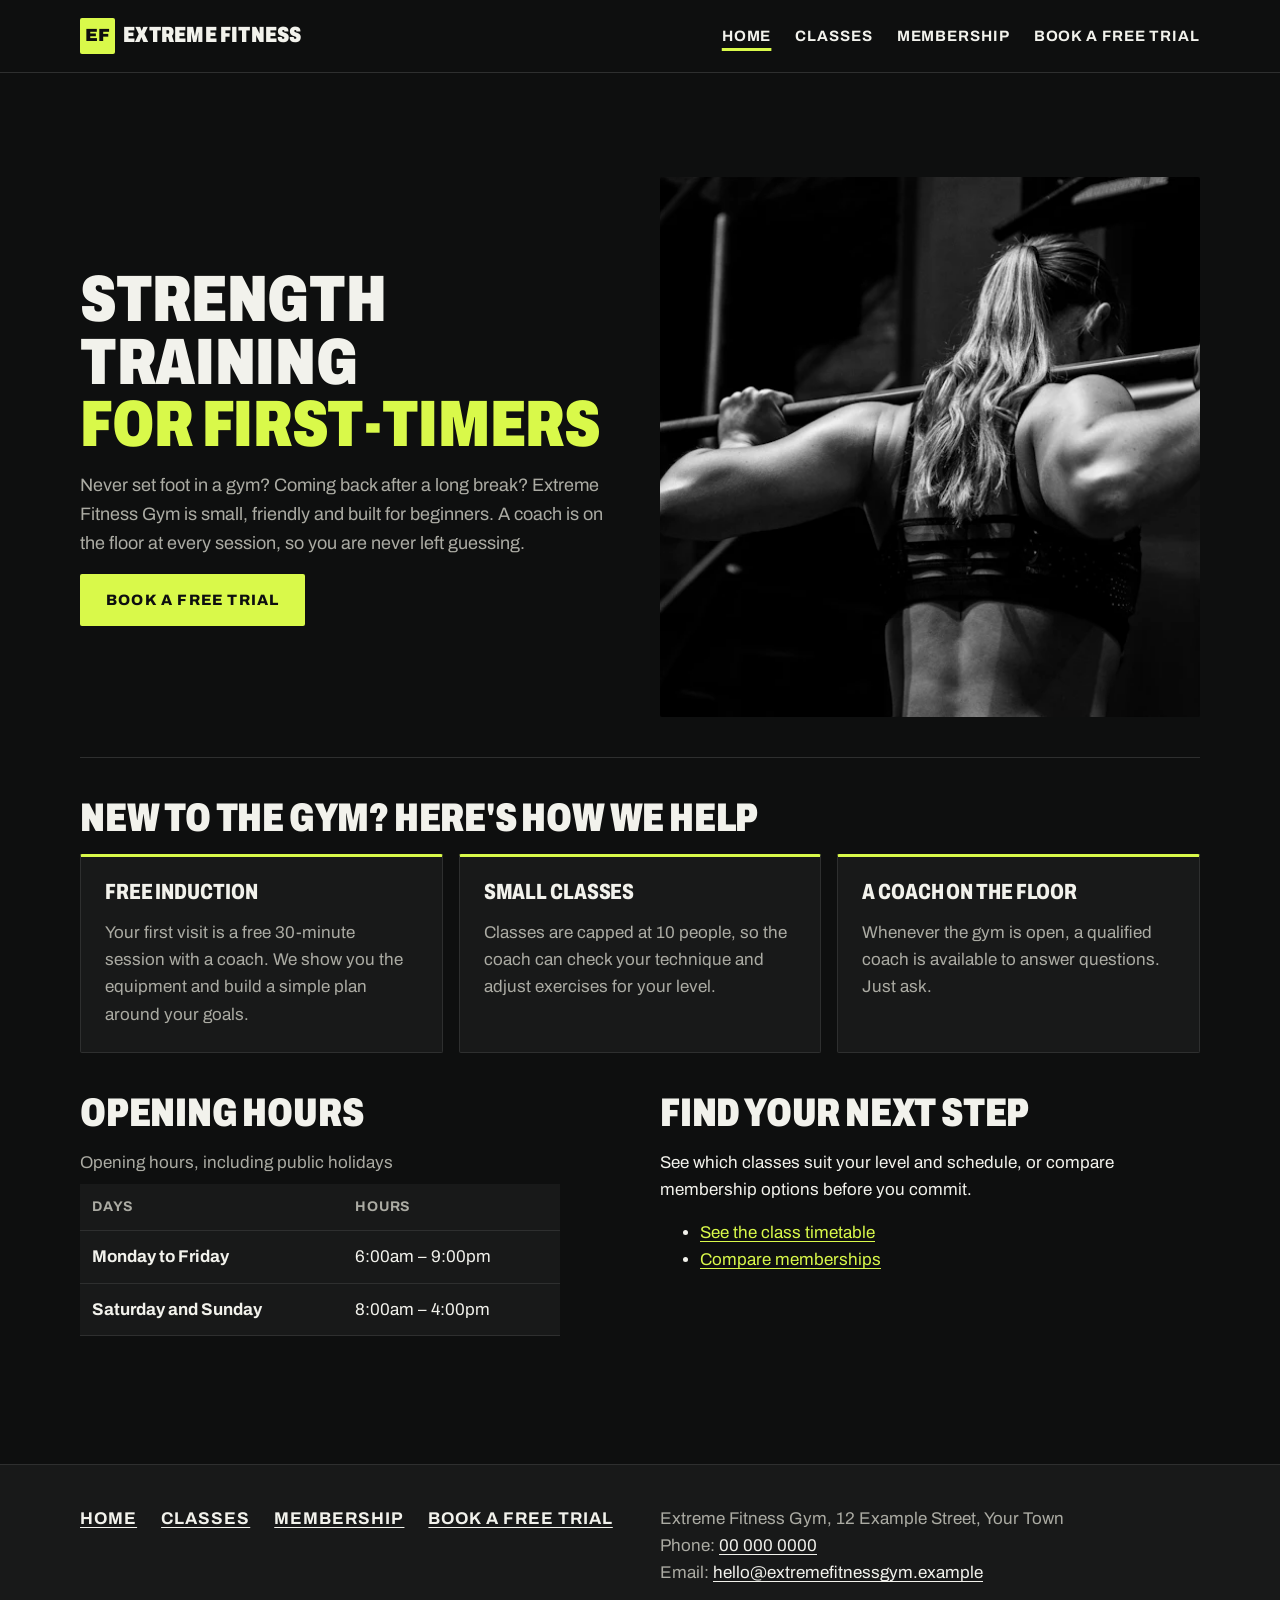
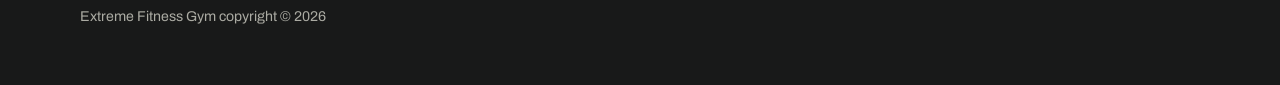
<file: index.html>
<!DOCTYPE html>
<html lang="en">

<head>
    <meta charset="UTF-8">
    <meta name="viewport" content="width=device-width, initial-scale=1.0">
    <title>Home | Extreme Fitness Gym</title>
    <meta name="description"
        content="Extreme Fitness Gym is a small, beginner-friendly gym with a coach on the floor at every session. Book a free 30-minute trial.">
    <link rel="stylesheet" href="css/styles.css">
    <link rel="icon" href="assets/images/favicon.svg" type="image/svg+xml">
    <script src="js/script.js" defer></script>

    <link rel="preconnect" href="https://fonts.googleapis.com">
    <link rel="preconnect" href="https://fonts.gstatic.com" crossorigin>
    <link href="https://fonts.googleapis.com/css2?family=Archivo:wdth,wght@62..125,400..900&display=optional"
        rel="stylesheet">
</head>

<body>
    <a class="skip-link" href="#main">Skip to main content</a>

    <header class="site-header">
        <a class="logo" href="index.html">
            <span class="logo-mark" aria-hidden="true">EF</span>Extreme Fitness
        </a>
        <button class="menu-toggle" type="button" aria-expanded="false" aria-controls="main-nav" hidden>Menu</button>
        <nav class="main-nav" id="main-nav" aria-label="Main">
            <ul>
                <li><a href="index.html" aria-current="page">Home</a></li>
                <li><a href="classes.html">Classes</a></li>
                <li><a href="membership.html">Membership</a></li>
                <li><a href="join.html">Book a free trial</a></li>
            </ul>

        </nav>
    </header>
    <main id="main">
        <section class="hero" aria-labelledby="hero-heading">
            <div class="hero-text">
                <h1 id="hero-heading">Strength training
                    <span class="accent">for <span class="nowrap">first-timers</span>
                    </span>
                </h1>
                <p>Never set foot in a gym? Coming back after a long break? Extreme Fitness Gym is small, friendly and
                    built for beginners. A coach is on the floor at every session, so you are never left guessing.
                </p>
                <a class="button" href="join.html">Book a free trial</a>
            </div>
            <img class="hero-image" src="assets/images/hero-barbell-squat-800.webp" srcset="assets/images/hero-barbell-squat-800.webp 800w,
                   assets/images/hero-barbell-squat-1600.webp 1600w"
                sizes="(min-width: 72em) 540px, (min-width: 56em) 50vw, 100vw" width="800" height="534"
                fetchpriority="high"
                alt="A woman seen from behind holding a loaded barbell across her shoulders, ready to squat.">
        </section>



        <section aria-labelledby="help-heading">
            <h2 id="help-heading">New to the gym? Here's how we help</h2>
            <ul class="card-list">
                <li class="card">
                    <h3>Free induction</h3>
                    <p>Your first visit is a free 30-minute session with a coach. We show you the equipment and
                        build a simple plan around your goals.</p>
                </li>
                <li class="card">
                    <h3>Small classes</h3>
                    <p>Classes are capped at 10 people, so the coach can check your technique and adjust exercises
                        for your level.</p>
                </li>
                <li class="card">
                    <h3>A coach on the floor</h3>
                    <p>Whenever the gym is open, a qualified coach is available to answer questions. Just ask.</p>
                </li>
            </ul>
        </section>


        <div class="split">
            <section aria-labelledby="hours-heading">
                <h2 id="hours-heading">Opening hours</h2>
                <table class="hours">
                    <caption>Opening hours, including public holidays</caption>
                    <thead>
                        <tr>
                            <th scope="col">Days</th>
                            <th scope="col">Hours</th>
                        </tr>
                    </thead>
                    <tbody>
                        <tr>
                            <th scope="row">Monday to Friday</th>
                            <td>6:00am – 9:00pm</td>
                        </tr>
                        <tr>
                            <th scope="row">Saturday and Sunday</th>
                            <td>8:00am – 4:00pm</td>
                        </tr>
                    </tbody>
                </table>
            </section>
            <section aria-labelledby="next-heading">
                <h2 id="next-heading">Find your next step</h2>
                <p>See which classes suit your level and schedule, or compare membership options before you commit.
                </p>
                <ul class="link-list">
                    <li>
                        <a href="classes.html">See the class timetable</a>
                    </li>
                    <li>
                        <a href="membership.html">Compare memberships</a>
                    </li>
                </ul>
            </section>
        </div>
    </main>

   <footer class="site-footer">
    <nav aria-label="Footer">
      <ul>
        <li><a href="index.html">Home</a></li>
        <li><a href="classes.html">Classes</a></li>
        <li><a href="membership.html">Membership</a></li>
        <li><a href="join.html">Book a free trial</a></li>
      </ul>
    </nav>
    <address>
      Extreme Fitness Gym, 12 Example Street, Your Town<br>
      Phone: <a href="tel:+6400000000">00 000 0000</a><br>
      Email: <a href="mailto:hello@extremefitnessgym.example">hello@extremefitnessgym.example</a>
    </address>
    <p><small>Extreme Fitness Gym copyright © 2026 </small></p>
  </footer>
</body>

</html>
</file>
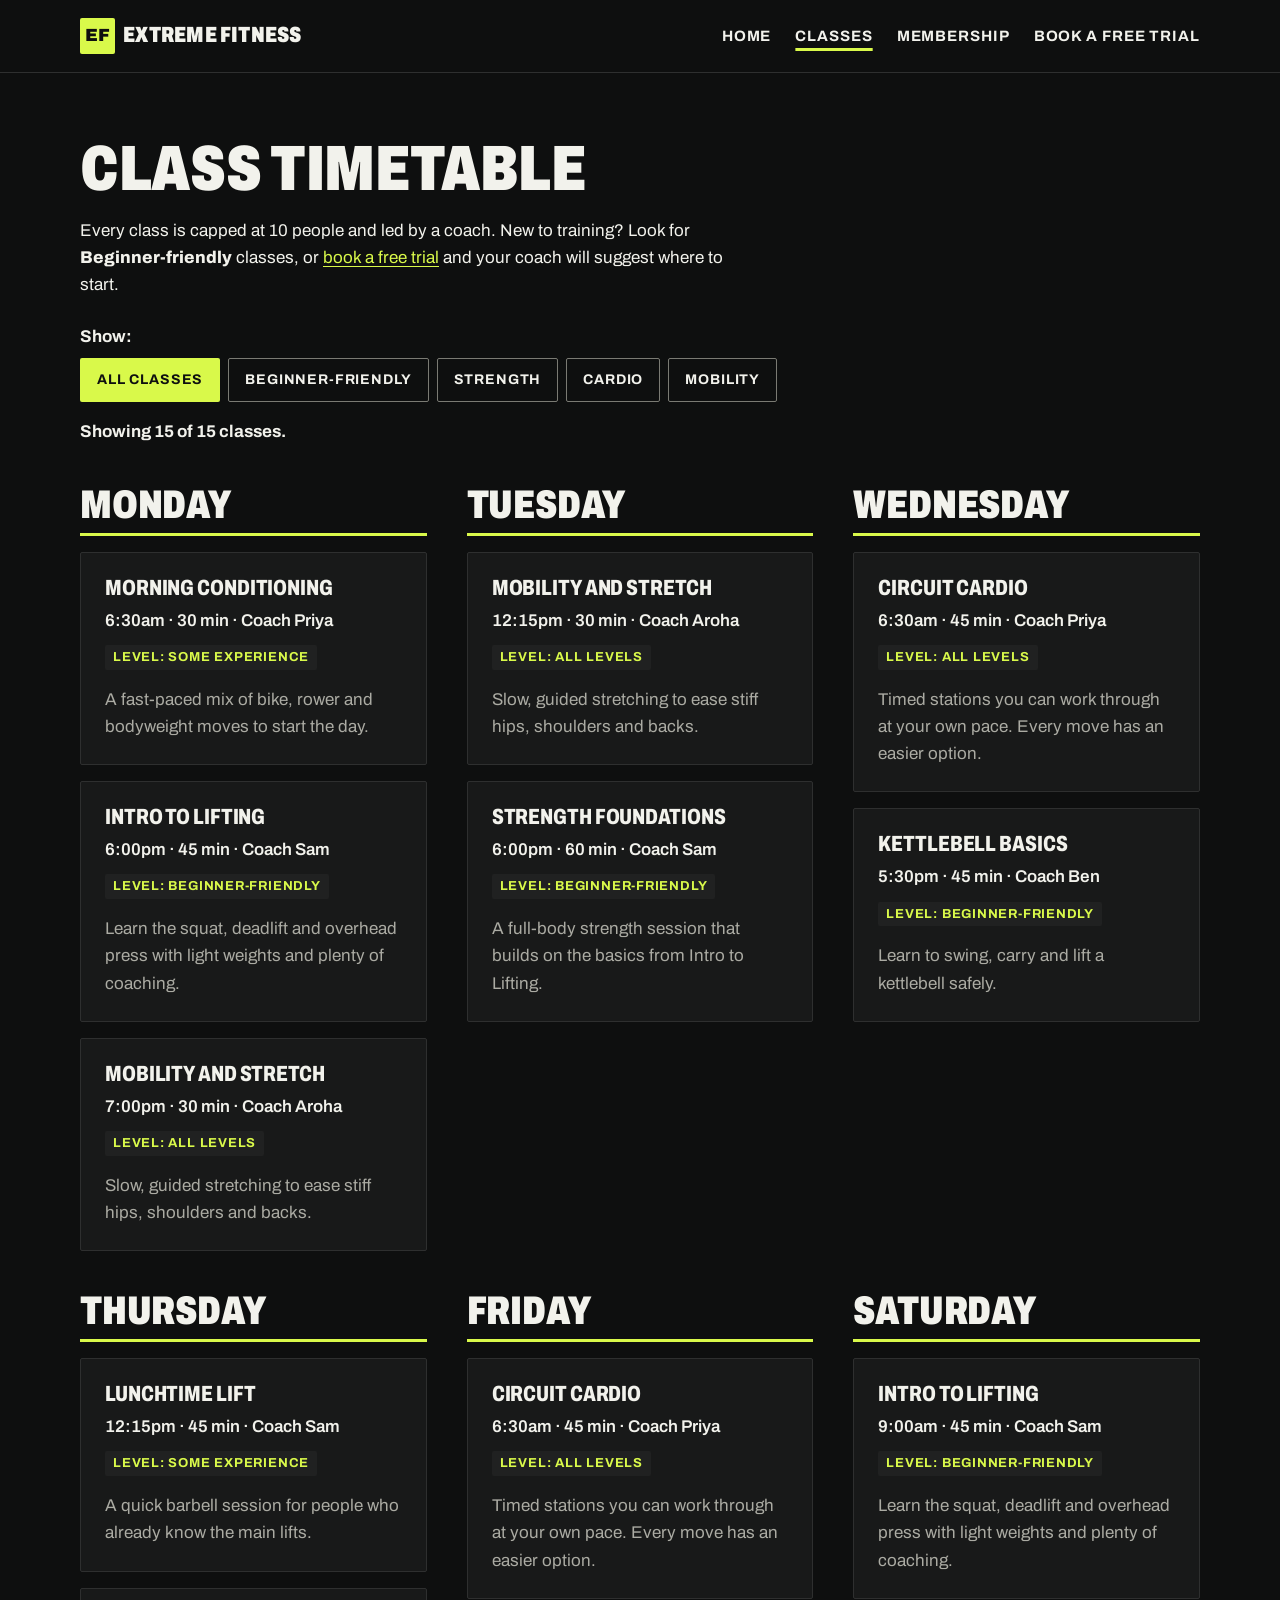
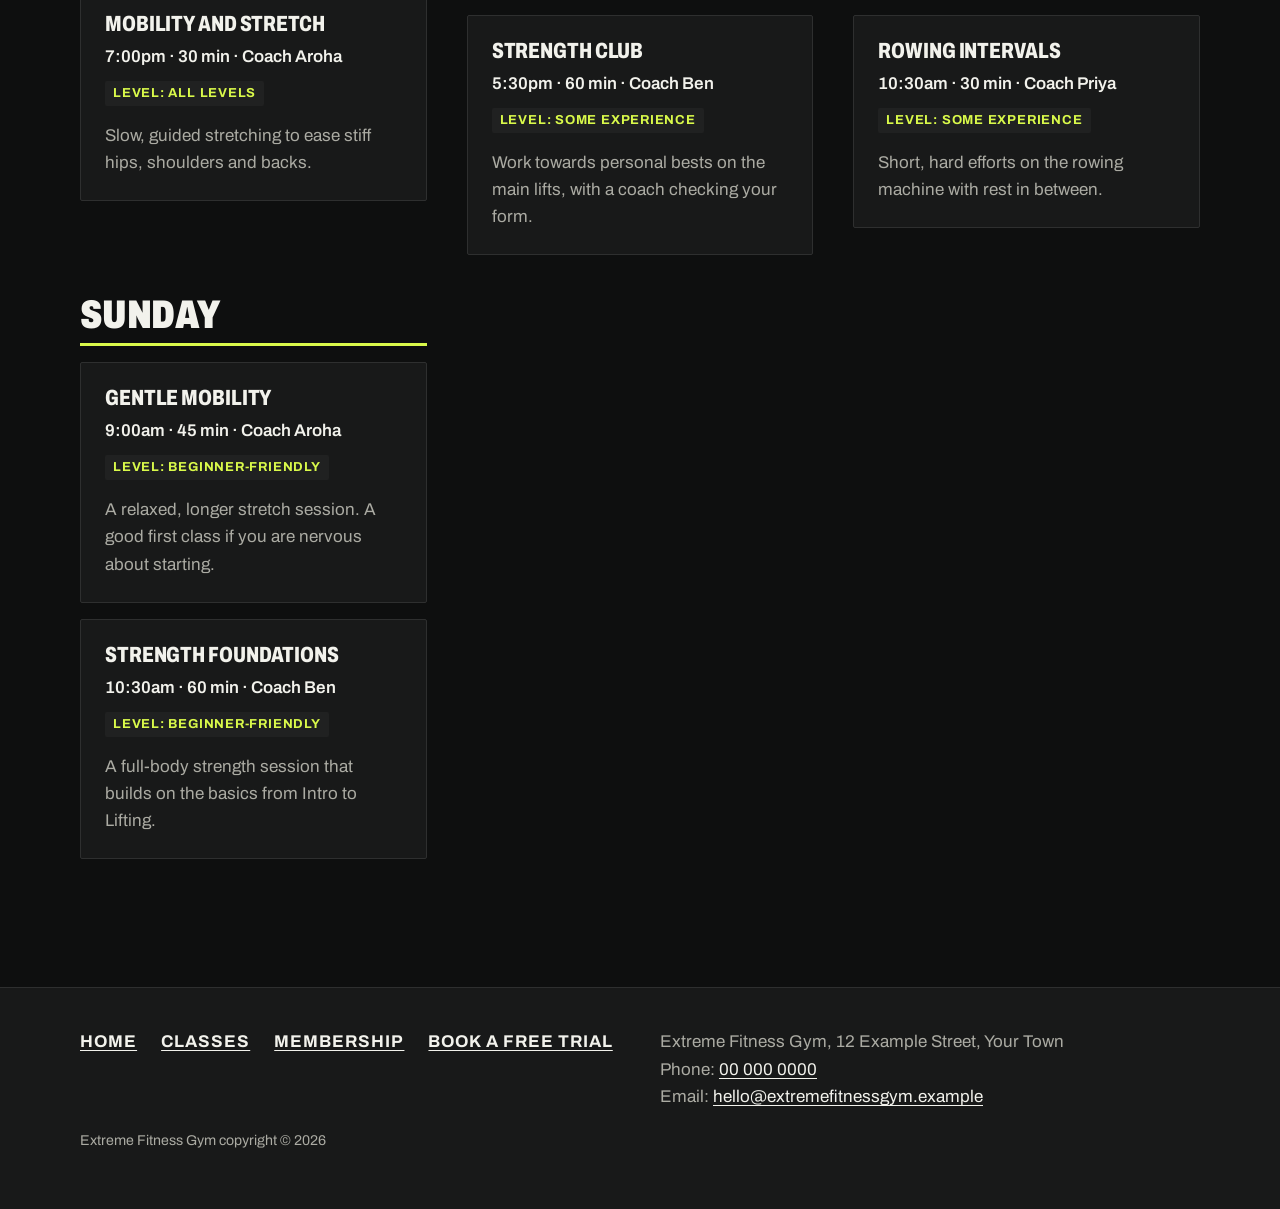
<file: classes.html>
<!DOCTYPE html>
<html lang="en">

<head>
    <meta charset="UTF-8">
    <meta name="viewport" content="width=device-width, initial-scale=1.0">
    <title>Class timetable | Extreme Fitness Gym</title>
    <meta name="description"
        content="Weekly class timetable at Extreme Fitness Gym. Filter by beginner-friendly, strength, cardio and mobility classes.">
    <link rel="icon" href="assets/images/favicon.svg" type="image/svg+xml">
    <link rel="preconnect" href="https://fonts.googleapis.com">
    <link rel="preconnect" href="https://fonts.gstatic.com" crossorigin>
    <link href="https://fonts.googleapis.com/css2?family=Archivo:wdth,wght@62..125,400..900&display=optional"
        rel="stylesheet">
    <link rel="stylesheet" href="css/styles.css">
    <script src="js/script.js" defer></script>
</head>

<body>
    <a class="skip-link" href="#main">Skip to main content</a>

    <header class="site-header">
        <a class="logo" href="index.html">
            <span class="logo-mark" aria-hidden="true">EF</span>Extreme Fitness
        </a>
        <button class="menu-toggle" type="button" aria-expanded="false" aria-controls="main-nav" hidden>Menu</button>
        <nav class="main-nav" id="main-nav" aria-label="Main">
            <ul>
                <li><a href="index.html">Home</a></li>
                <li><a href="classes.html" aria-current="page">Classes</a></li>
                <li><a href="membership.html">Membership</a></li>
                <li><a href="join.html">Book a free trial</a></li>
            </ul>
        </nav>
    </header>

    <main id="main">
    <h1>Class timetable</h1>
    <p>Every class is capped at 10 people and led by a coach. New to training? Look for <strong>Beginner-friendly</strong> classes, or <a href="join.html">book a free trial</a> and your coach will suggest where to start.</p>

    
    <div class="filter" id="class-filter" hidden>
      <p id="filter-label">Show:</p>
      <div class="filter-buttons" role="group" aria-labelledby="filter-label">
        <button type="button" data-filter="all" aria-pressed="true">All classes</button>
        <button type="button" data-filter="beginner" aria-pressed="false">Beginner-friendly</button>
        <button type="button" data-filter="strength" aria-pressed="false">Strength</button>
        <button type="button" data-filter="cardio" aria-pressed="false">Cardio</button>
        <button type="button" data-filter="mobility" aria-pressed="false">Mobility</button>
      </div>
      <p id="filter-status" aria-live="polite" aria-atomic="true"></p>
    </div>

    <div class="timetable">
      <section class="day" aria-labelledby="monday">
        <h2 id="monday">Monday</h2>
        <ul class="class-list">
          <li class="class-card" data-tags="cardio">
            <h3>Morning Conditioning</h3>
            <p class="class-meta"><time datetime="06:30">6:30am</time> · <time datetime="PT30M">30 min</time> · Coach Priya</p>
            <p class="class-level">Level: Some experience</p>
            <p>A fast-paced mix of bike, rower and bodyweight moves to start the day.</p>
          </li>
          <li class="class-card" data-tags="strength beginner">
            <h3>Intro to Lifting</h3>
            <p class="class-meta"><time datetime="18:00">6:00pm</time> · <time datetime="PT45M">45 min</time> · Coach Sam</p>
            <p class="class-level">Level: Beginner-friendly</p>
            <p>Learn the squat, deadlift and overhead press with light weights and plenty of coaching.</p>
          </li>
          <li class="class-card" data-tags="mobility beginner">
            <h3>Mobility and Stretch</h3>
            <p class="class-meta"><time datetime="19:00">7:00pm</time> · <time datetime="PT30M">30 min</time> · Coach Aroha</p>
            <p class="class-level">Level: All levels</p>
            <p>Slow, guided stretching to ease stiff hips, shoulders and backs.</p>
          </li>
        </ul>
      </section>

      <section class="day" aria-labelledby="tuesday">
        <h2 id="tuesday">Tuesday</h2>
        <ul class="class-list">
          <li class="class-card" data-tags="mobility beginner">
            <h3>Mobility and Stretch</h3>
            <p class="class-meta"><time datetime="12:15">12:15pm</time> · <time datetime="PT30M">30 min</time> · Coach Aroha</p>
            <p class="class-level">Level: All levels</p>
            <p>Slow, guided stretching to ease stiff hips, shoulders and backs.</p>
          </li>
          <li class="class-card" data-tags="strength beginner">
            <h3>Strength Foundations</h3>
            <p class="class-meta"><time datetime="18:00">6:00pm</time> · <time datetime="PT60M">60 min</time> · Coach Sam</p>
            <p class="class-level">Level: Beginner-friendly</p>
            <p>A full-body strength session that builds on the basics from Intro to Lifting.</p>
          </li>
        </ul>
      </section>

      <section class="day" aria-labelledby="wednesday">
        <h2 id="wednesday">Wednesday</h2>
        <ul class="class-list">
          <li class="class-card" data-tags="cardio beginner">
            <h3>Circuit Cardio</h3>
            <p class="class-meta"><time datetime="06:30">6:30am</time> · <time datetime="PT45M">45 min</time> · Coach Priya</p>
            <p class="class-level">Level: All levels</p>
            <p>Timed stations you can work through at your own pace. Every move has an easier option.</p>
          </li>
          <li class="class-card" data-tags="strength beginner">
            <h3>Kettlebell Basics</h3>
            <p class="class-meta"><time datetime="17:30">5:30pm</time> · <time datetime="PT45M">45 min</time> · Coach Ben</p>
            <p class="class-level">Level: Beginner-friendly</p>
            <p>Learn to swing, carry and lift a kettlebell safely.</p>
          </li>
        </ul>
      </section>

      <section class="day" aria-labelledby="thursday">
        <h2 id="thursday">Thursday</h2>
        <ul class="class-list">
          <li class="class-card" data-tags="strength">
            <h3>Lunchtime Lift</h3>
            <p class="class-meta"><time datetime="12:15">12:15pm</time> · <time datetime="PT45M">45 min</time> · Coach Sam</p>
            <p class="class-level">Level: Some experience</p>
            <p>A quick barbell session for people who already know the main lifts.</p>
          </li>
          <li class="class-card" data-tags="mobility beginner">
            <h3>Mobility and Stretch</h3>
            <p class="class-meta"><time datetime="19:00">7:00pm</time> · <time datetime="PT30M">30 min</time> · Coach Aroha</p>
            <p class="class-level">Level: All levels</p>
            <p>Slow, guided stretching to ease stiff hips, shoulders and backs.</p>
          </li>
        </ul>
      </section>

      <section class="day" aria-labelledby="friday">
        <h2 id="friday">Friday</h2>
        <ul class="class-list">
          <li class="class-card" data-tags="cardio beginner">
            <h3>Circuit Cardio</h3>
            <p class="class-meta"><time datetime="06:30">6:30am</time> · <time datetime="PT45M">45 min</time> · Coach Priya</p>
            <p class="class-level">Level: All levels</p>
            <p>Timed stations you can work through at your own pace. Every move has an easier option.</p>
          </li>
          <li class="class-card" data-tags="strength">
            <h3>Strength Club</h3>
            <p class="class-meta"><time datetime="17:30">5:30pm</time> · <time datetime="PT60M">60 min</time> · Coach Ben</p>
            <p class="class-level">Level: Some experience</p>
            <p>Work towards personal bests on the main lifts, with a coach checking your form.</p>
          </li>
        </ul>
      </section>

      <section class="day" aria-labelledby="saturday">
        <h2 id="saturday">Saturday</h2>
        <ul class="class-list">
          <li class="class-card" data-tags="strength beginner">
            <h3>Intro to Lifting</h3>
            <p class="class-meta"><time datetime="09:00">9:00am</time> · <time datetime="PT45M">45 min</time> · Coach Sam</p>
            <p class="class-level">Level: Beginner-friendly</p>
            <p>Learn the squat, deadlift and overhead press with light weights and plenty of coaching.</p>
          </li>
          <li class="class-card" data-tags="cardio">
            <h3>Rowing Intervals</h3>
            <p class="class-meta"><time datetime="10:30">10:30am</time> · <time datetime="PT30M">30 min</time> · Coach Priya</p>
            <p class="class-level">Level: Some experience</p>
            <p>Short, hard efforts on the rowing machine with rest in between.</p>
          </li>
        </ul>
      </section>

      <section class="day" aria-labelledby="sunday">
        <h2 id="sunday">Sunday</h2>
        <ul class="class-list">
          <li class="class-card" data-tags="mobility beginner">
            <h3>Gentle Mobility</h3>
            <p class="class-meta"><time datetime="09:00">9:00am</time> · <time datetime="PT45M">45 min</time> · Coach Aroha</p>
            <p class="class-level">Level: Beginner-friendly</p>
            <p>A relaxed, longer stretch session. A good first class if you are nervous about starting.</p>
          </li>
          <li class="class-card" data-tags="strength beginner">
            <h3>Strength Foundations</h3>
            <p class="class-meta"><time datetime="10:30">10:30am</time> · <time datetime="PT60M">60 min</time> · Coach Ben</p>
            <p class="class-level">Level: Beginner-friendly</p>
            <p>A full-body strength session that builds on the basics from Intro to Lifting.</p>
          </li>
        </ul>
      </section>
    </div>
  </main>


  <footer class="site-footer">
    <nav aria-label="Footer">
      <ul>
        <li><a href="index.html">Home</a></li>
        <li><a href="classes.html">Classes</a></li>
        <li><a href="membership.html">Membership</a></li>
        <li><a href="join.html">Book a free trial</a></li>
      </ul>
    </nav>
    <address>
      Extreme Fitness Gym, 12 Example Street, Your Town<br>
      Phone: <a href="tel:+6400000000">00 000 0000</a><br>
      Email: <a href="mailto:hello@extremefitnessgym.example">hello@extremefitnessgym.example</a>
    </address>
    <p><small>Extreme Fitness Gym copyright © 2026 </small></p>
  </footer>
</body>

</html>
</file>
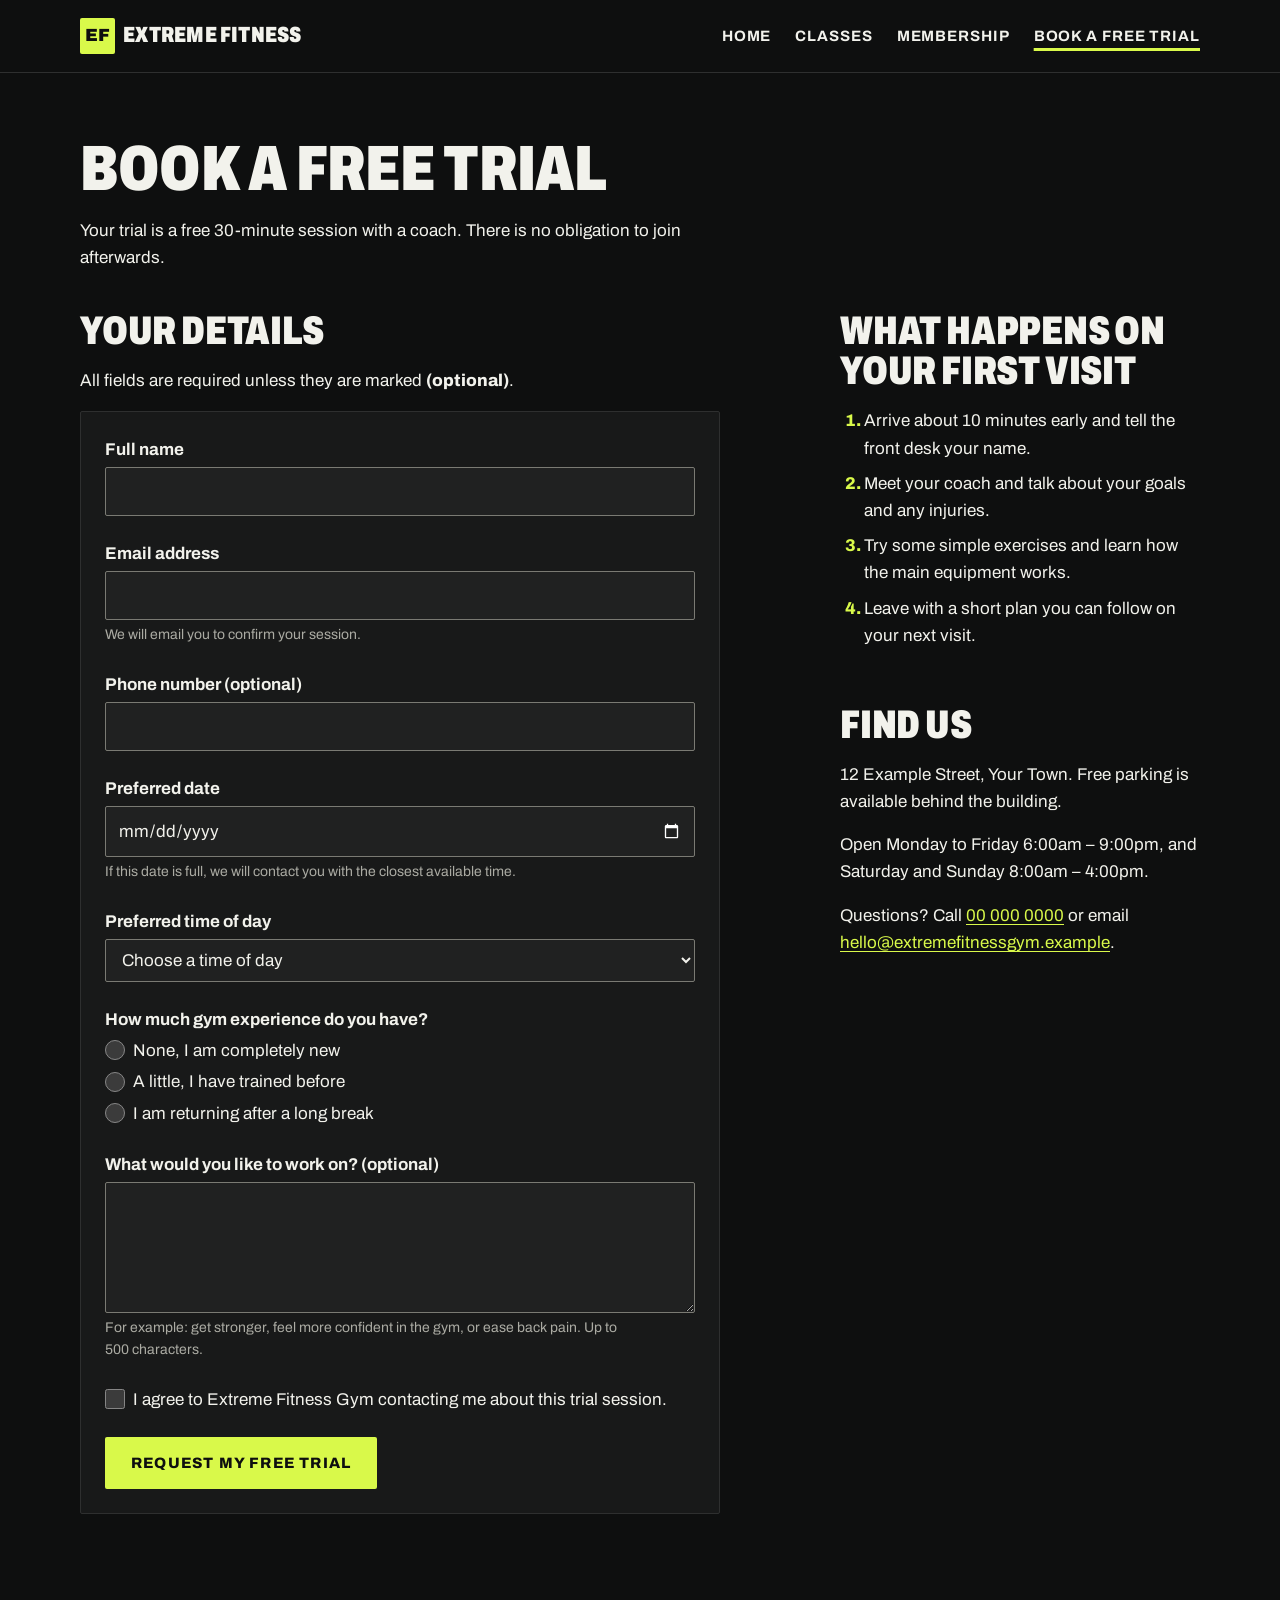
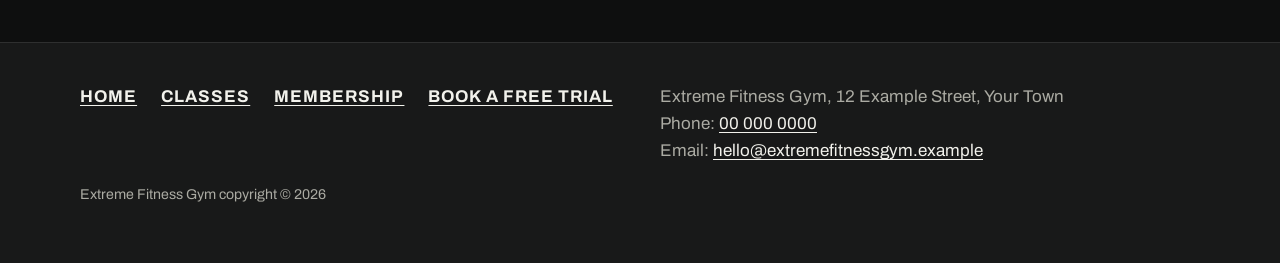
<file: join.html>
<!DOCTYPE html>
<html lang="en">

<head>
    <meta charset="UTF-8">
    <meta name="viewport" content="width=device-width, initial-scale=1.0">
    <title>Book a free trial | Extreme Fitness Gym</title>
    <meta name="description"
        content="Book a free 30-minute trial session at Extreme Fitness Gym and find out what happens on your first visit.">
    <link rel="stylesheet" href="css/styles.css">
    <link rel="icon" href="assets/images/favicon.svg" type="image/svg+xml">
    <script src="js/script.js" defer></script>

    <link rel="preconnect" href="https://fonts.googleapis.com">
    <link rel="preconnect" href="https://fonts.gstatic.com" crossorigin>
    <link href="https://fonts.googleapis.com/css2?family=Archivo:wdth,wght@62..125,400..900&display=optional"
        rel="stylesheet">
</head>

<body>
    <a class="skip-link" href="#main">Skip to main content</a>

    <header class="site-header">
        <a class="logo" href="index.html">
            <span class="logo-mark" aria-hidden="true">EF</span>Extreme Fitness
        </a>
        <button class="menu-toggle" type="button" aria-expanded="false" aria-controls="main-nav" hidden>Menu</button>
        <nav class="main-nav" id="main-nav" aria-label="Main">
            <ul>
                <li><a href="index.html">Home</a></li>
                <li><a href="classes.html">Classes</a></li>
                <li><a href="membership.html">Membership</a></li>
                <li><a href="join.html" aria-current="page">Book a free trial</a></li>
            </ul>

        </nav>
    </header>

    <main id="main">
        <h1>Book a free trial</h1>
        <p>Your trial is a free 30-minute session with a coach. There is no obligation to join afterwards.</p>

        <div class="join-layout">
            <section class="join-visit" aria-labelledby="visit-heading">
                <h2 id="visit-heading">What happens on your first visit</h2>
                <ol class="steps">
                    <li>Arrive about 10 minutes early and tell the front desk your name.</li>
                    <li>Meet your coach and talk about your goals and any injuries.</li>
                    <li>Try some simple exercises and learn how the main equipment works.</li>
                    <li>Leave with a short plan you can follow on your next visit.</li>
                </ol>
            </section>

            <section class="join-form" aria-labelledby="form-heading">
                <h2 id="form-heading">Your details</h2>
                <p>All fields are required unless they are marked <strong>(optional)</strong>.</p>


                <form class="trial-form" action="thank-you.html" method="get">
                    <div class="form-field">
                        <label for="name">Full name</label>
                        <input type="text" id="name" name="name" autocomplete="name" required>
                    </div>

                    <div class="form-field">
                        <label for="email">Email address</label>
                        <input type="email" id="email" name="email" autocomplete="email" aria-describedby="email-hint"
                            required>
                        <p class="hint" id="email-hint">We will email you to confirm your session.</p>
                    </div>

                    <div class="form-field">
                        <label for="phone">Phone number (optional)</label>
                        <input type="tel" id="phone" name="phone" autocomplete="tel">
                    </div>

                    <div class="form-field">
                        <label for="date">Preferred date</label>
                        <input type="date" id="date" name="date" aria-describedby="date-hint" required>
                        <p class="hint" id="date-hint">If this date is full, we will contact you with the closest
                            available time.</p>
                    </div>

                    <div class="form-field">
                        <label for="session">Preferred time of day</label>
                        <select id="session" name="session" required>
                            <option value="">Choose a time of day</option>
                            <option value="morning">Morning (6:00am – 9:00am)</option>
                            <option value="lunchtime">Lunchtime (11:00am – 2:00pm)</option>
                            <option value="evening">Evening (4:00pm – 9:00pm)</option>
                            <option value="weekend">Weekend (8:00am – 4:00pm)</option>
                        </select>
                    </div>

                    <fieldset class="form-field">
                        <legend>How much gym experience do you have?</legend>
                        <div class="choice">
                            <input type="radio" id="experience-none" name="experience" value="none" required>
                            <label for="experience-none">None, I am completely new</label>
                        </div>
                        <div class="choice">
                            <input type="radio" id="experience-some" name="experience" value="some">
                            <label for="experience-some">A little, I have trained before</label>
                        </div>
                        <div class="choice">
                            <input type="radio" id="experience-returning" name="experience" value="returning">
                            <label for="experience-returning">I am returning after a long break</label>
                        </div>
                    </fieldset>

                    <div class="form-field">
                        <label for="goals">What would you like to work on? (optional)</label>
                        <textarea id="goals" name="goals" rows="4" maxlength="500"
                            aria-describedby="goals-hint"></textarea>
                        <p class="hint" id="goals-hint">For example: get stronger, feel more confident in the gym, or
                            ease back pain. Up to 500 characters.</p>
                    </div>

                    <div class="form-field choice">
                        <input type="checkbox" id="consent" name="consent" value="yes" required>
                        <label for="consent">I agree to Extreme Fitness Gym contacting me about this trial
                            session.</label>
                    </div>

                    <button class="button" type="submit">Request my free trial</button>
                </form>
            </section>

            <section class="join-find" aria-labelledby="find-heading">
                <h2 id="find-heading">Find us</h2>
                <p>12 Example Street, Your Town. Free parking is available behind the building.</p>
                <p>Open Monday to Friday 6:00am – 9:00pm, and Saturday and Sunday 8:00am – 4:00pm.</p>
                <p>Questions? Call <a href="tel:+6400000000">00 000 0000</a> or email <a
                        href="mailto:hello@extremefitnessgym.example">hello@extremefitnessgym.example</a>.</p>
            </section>
        </div>
    </main>

    <footer class="site-footer">
        <nav aria-label="Footer">
            <ul>
                <li><a href="index.html">Home</a></li>
                <li><a href="classes.html">Classes</a></li>
                <li><a href="membership.html">Membership</a></li>
                <li><a href="join.html">Book a free trial</a></li>
            </ul>
        </nav>
        <address>
            Extreme Fitness Gym, 12 Example Street, Your Town<br>
            Phone: <a href="tel:+6400000000">00 000 0000</a><br>
            Email: <a href="mailto:hello@extremefitnessgym.example">hello@extremefitnessgym.example</a>
        </address>
        <p><small>Extreme Fitness Gym copyright © 2026 </small></p>
    </footer>
</body>

</html>
</file>
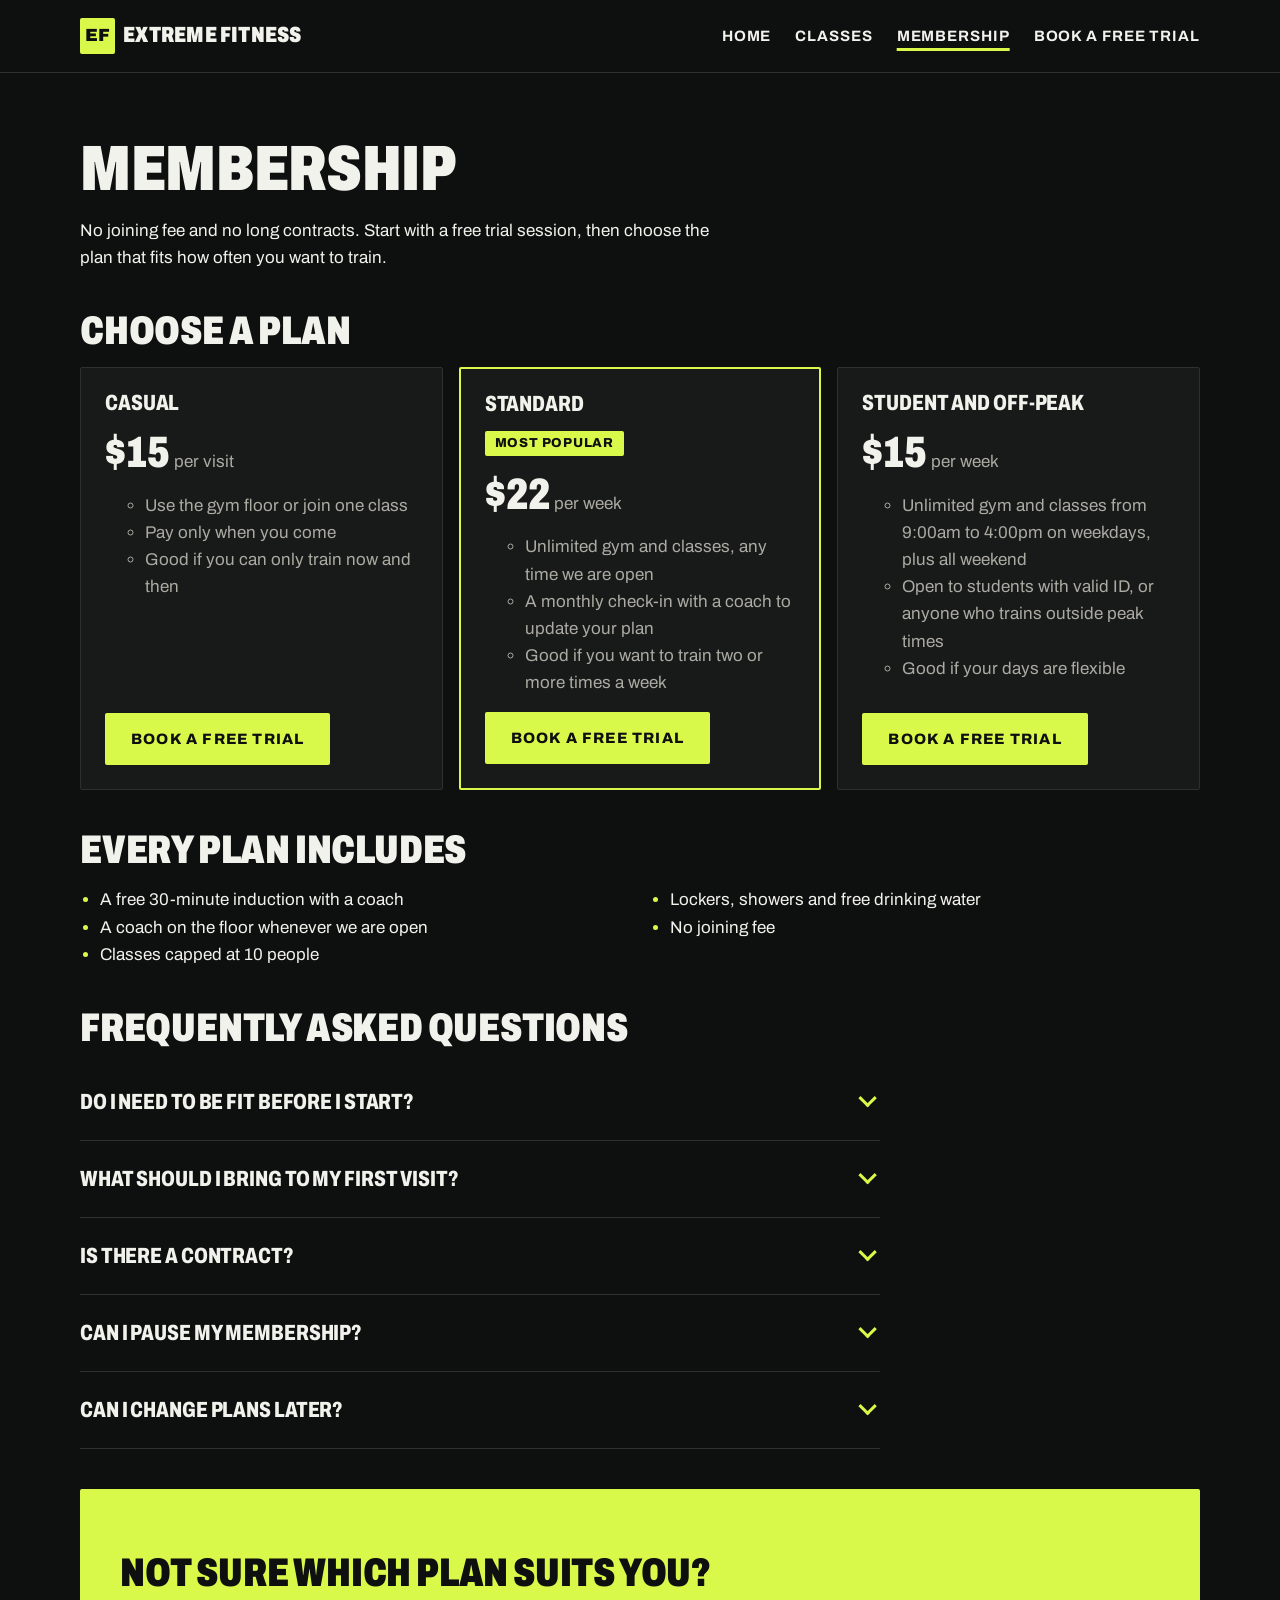
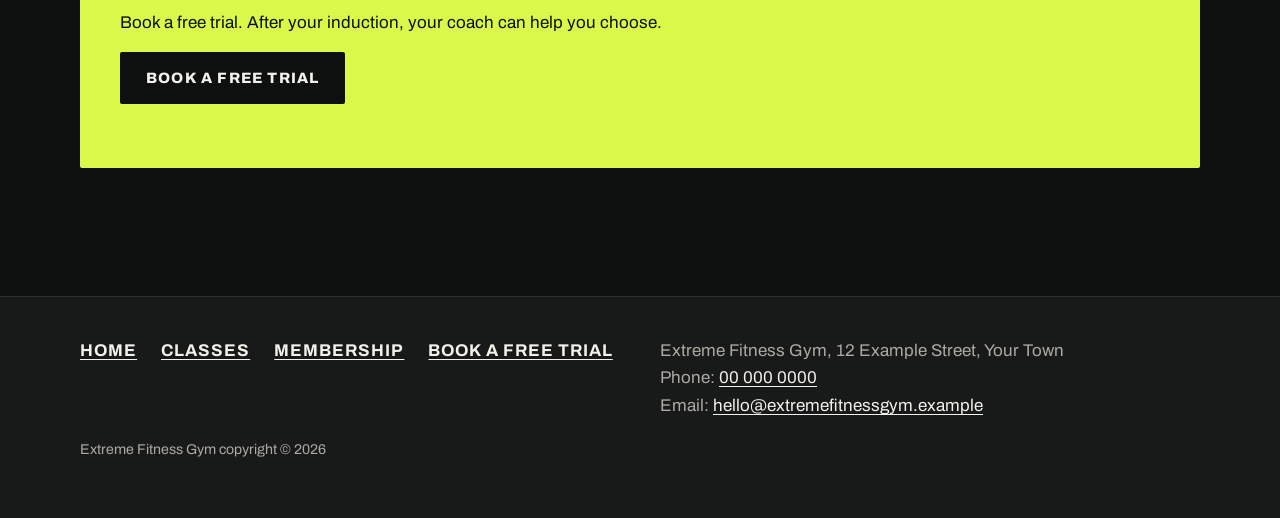
<file: membership.html>
<!DOCTYPE html>
<html lang="en">

<head>
    <meta charset="UTF-8">
    <meta name="viewport" content="width=device-width, initial-scale=1.0">
    <title>Membership | Extreme Fitness Gym</title>
    <meta name="description"
        content="Compare membership plans at Extreme Fitness Gym and read answers to common questions. No joining fee and no long contracts.">
    <link rel="stylesheet" href="css/styles.css">
    <link rel="icon" href="assets/images/favicon.svg" type="image/svg+xml">
    <script src="js/script.js" defer></script>

    <link rel="preconnect" href="https://fonts.googleapis.com">
    <link rel="preconnect" href="https://fonts.gstatic.com" crossorigin>
    <link href="https://fonts.googleapis.com/css2?family=Archivo:wdth,wght@62..125,400..900&display=optional"
        rel="stylesheet">
</head>

<body>
    <a class="skip-link" href="#main">Skip to main content</a>

    <header class="site-header">
        <a class="logo" href="index.html">
            <span class="logo-mark" aria-hidden="true">EF</span>Extreme Fitness
        </a>
        <button class="menu-toggle" type="button" aria-expanded="false" aria-controls="main-nav" hidden>Menu</button>
        <nav class="main-nav" id="main-nav" aria-label="Main">
            <ul>
                <li><a href="index.html" >Home</a></li>
                <li><a href="classes.html">Classes</a></li>
                <li><a href="membership.html" aria-current="page">Membership</a></li>
                <li><a href="join.html">Book a free trial</a></li>
            </ul>

        </nav>
    </header>
  <main id="main">
    <h1>Membership</h1>
    <p>No joining fee and no long contracts. Start with a free trial session, then choose the plan that fits how often you want to train.</p>

    <section aria-labelledby="plans-heading">
      <h2 id="plans-heading">Choose a plan</h2>
      <ul class="plan-list">
        <li class="plan">
          <h3>Casual</h3>
          <p class="price"><strong>$15</strong> per visit</p>
          <ul>
            <li>Use the gym floor or join one class</li>
            <li>Pay only when you come</li>
            <li>Good if you can only train now and then</li>
          </ul>
          <a class="button" href="join.html">Book a free trial</a>
        </li>
        <li class="plan plan-featured">
          <h3>Standard</h3>
          <p class="badge">Most popular</p>
          <p class="price"><strong>$22</strong> per week</p>
          <ul>
            <li>Unlimited gym and classes, any time we are open</li>
            <li>A monthly check-in with a coach to update your plan</li>
            <li>Good if you want to train two or more times a week</li>
          </ul>
          <a class="button" href="join.html">Book a free trial</a>
        </li>
        <li class="plan">
          <h3>Student and Off-peak</h3>
          <p class="price"><strong>$15</strong> per week</p>
          <ul>
            <li>Unlimited gym and classes from 9:00am to 4:00pm on weekdays, plus all weekend</li>
            <li>Open to students with valid ID, or anyone who trains outside peak times</li>
            <li>Good if your days are flexible</li>
          </ul>
          <a class="button" href="join.html">Book a free trial</a>
        </li>
      </ul>
    </section>

    <section aria-labelledby="includes-heading">
      <h2 id="includes-heading">Every plan includes</h2>
      <ul class="includes-list">
        <li>A free 30-minute induction with a coach</li>
        <li>A coach on the floor whenever we are open</li>
        <li>Classes capped at 10 people</li>
        <li>Lockers, showers and free drinking water</li>
        <li>No joining fee</li>
      </ul>
    </section>

    <section class="faq" aria-labelledby="faq-heading">
      <h2 id="faq-heading">Frequently asked questions</h2>
      
      <div class="faq-item">
        <h3>Do I need to be fit before I start?</h3>
        <div class="faq-answer" id="faq-answer-1">
          <p>No. Most of our members started with no gym experience. Your coach will choose exercises that suit your current fitness and build up from there.</p>
        </div>
      </div>
      <div class="faq-item">
        <h3>What should I bring to my first visit?</h3>
        <div class="faq-answer" id="faq-answer-2">
          <p>Comfortable clothes, indoor shoes, a water bottle and a towel. Lockers are free, so bring a padlock if you have one.</p>
        </div>
      </div>
      <div class="faq-item">
        <h3>Is there a contract?</h3>
        <div class="faq-answer" id="faq-answer-3">
          <p>No. Weekly plans run until you cancel. To cancel, tell us at the front desk or by email at least two weeks before your next payment.</p>
        </div>
      </div>
      <div class="faq-item">
        <h3>Can I pause my membership?</h3>
        <div class="faq-answer" id="faq-answer-4">
          <p>Yes. You can pause for up to eight weeks a year, for example for travel or illness, at no cost.</p>
        </div>
      </div>
      <div class="faq-item">
        <h3>Can I change plans later?</h3>
        <div class="faq-answer" id="faq-answer-5">
          <p>Yes. You can switch plans at any time, and the new price starts from your next payment.</p>
        </div>
      </div>
    </section>

    <section class="cta-band" aria-labelledby="next-heading">
      <h2 id="next-heading">Not sure which plan suits you?</h2>
      <p>Book a free trial. After your induction, your coach can help you choose.</p>
      <a class="button" href="join.html">Book a free trial</a>
    </section>
  </main>

   <footer class="site-footer">
    <nav aria-label="Footer">
      <ul>
        <li><a href="index.html">Home</a></li>
        <li><a href="classes.html">Classes</a></li>
        <li><a href="membership.html">Membership</a></li>
        <li><a href="join.html">Book a free trial</a></li>
      </ul>
    </nav>
    <address>
      Extreme Fitness Gym, 12 Example Street, Your Town<br>
      Phone: <a href="tel:+6400000000">00 000 0000</a><br>
      Email: <a href="mailto:hello@extremefitnessgym.example">hello@extremefitnessgym.example</a>
    </address>
    <p><small>Extreme Fitness Gym copyright © 2026 </small></p>
  </footer>
</body>

</html>
</file>
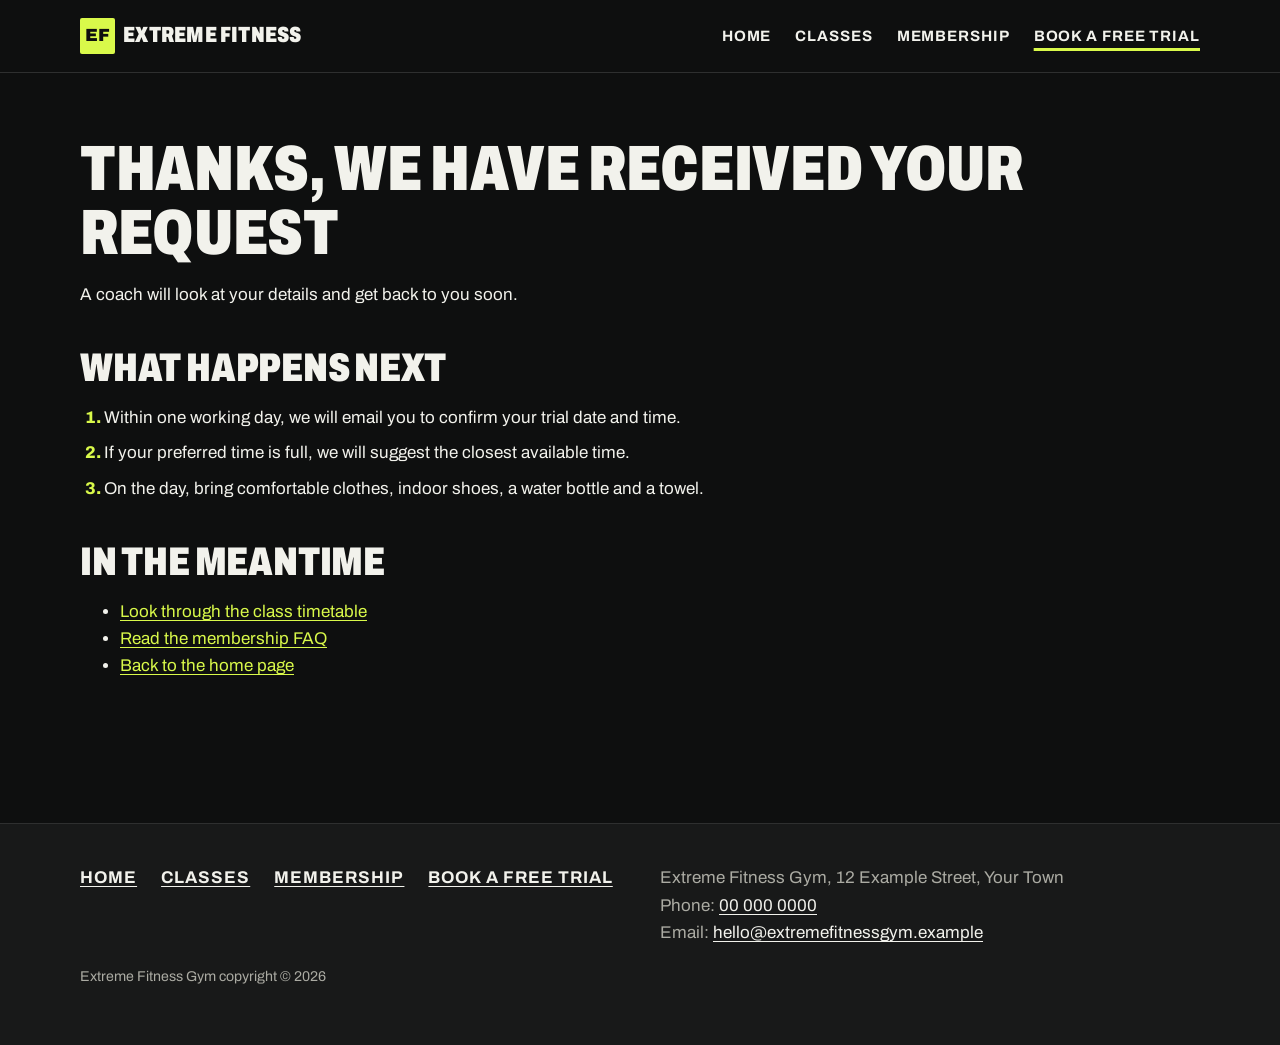
<file: thank-you.html>
<!DOCTYPE html>
<html lang="en">

<head>
    <meta charset="UTF-8">
    <meta name="viewport" content="width=device-width, initial-scale=1.0">
    <title>Request received | Extreme Fitness Gym</title>
    <meta name="description"
        content="Your free trial request at Extreme Fitness Gym has been received. Here is what happens next.">
    <link rel="stylesheet" href="css/styles.css">
    <link rel="icon" href="assets/images/favicon.svg" type="image/svg+xml">
    <script src="js/script.js" defer></script>

    <link rel="preconnect" href="https://fonts.googleapis.com">
    <link rel="preconnect" href="https://fonts.gstatic.com" crossorigin>
    <link href="https://fonts.googleapis.com/css2?family=Archivo:wdth,wght@62..125,400..900&display=optional"
        rel="stylesheet">
</head>

<body>
    <a class="skip-link" href="#main">Skip to main content</a>

    <header class="site-header">
        <a class="logo" href="index.html">
            <span class="logo-mark" aria-hidden="true">EF</span>Extreme Fitness
        </a>
        <button class="menu-toggle" type="button" aria-expanded="false" aria-controls="main-nav" hidden>Menu</button>
        <nav class="main-nav" id="main-nav" aria-label="Main">
            <ul>
                <li><a href="index.html">Home</a></li>
                <li><a href="classes.html">Classes</a></li>
                <li><a href="membership.html">Membership</a></li>
                <li><a href="join.html" aria-current="page">Book a free trial</a></li>
            </ul>

        </nav>
    </header>

    <main id="main">
    <h1>Thanks, we have received your request</h1>
    <p>A coach will look at your details and get back to you soon.</p>

    <section aria-labelledby="next-heading">
      <h2 id="next-heading">What happens next</h2>
      <ol class="steps">
        <li>Within one working day, we will email you to confirm your trial date and time.</li>
        <li>If your preferred time is full, we will suggest the closest available time.</li>
        <li>On the day, bring comfortable clothes, indoor shoes, a water bottle and a towel.</li>
      </ol>
    </section>

    <section aria-labelledby="meantime-heading">
      <h2 id="meantime-heading">In the meantime</h2>
      <ul class="link-list">
        <li><a href="classes.html">Look through the class timetable</a></li>
        <li><a href="membership.html">Read the membership FAQ</a></li>
        <li><a href="index.html">Back to the home page</a></li>
      </ul>
    </section>
  </main>

    <footer class="site-footer">
        <nav aria-label="Footer">
            <ul>
                <li><a href="index.html">Home</a></li>
                <li><a href="classes.html">Classes</a></li>
                <li><a href="membership.html">Membership</a></li>
                <li><a href="join.html">Book a free trial</a></li>
            </ul>
        </nav>
        <address>
            Extreme Fitness Gym, 12 Example Street, Your Town<br>
            Phone: <a href="tel:+6400000000">00 000 0000</a><br>
            Email: <a href="mailto:hello@extremefitnessgym.example">hello@extremefitnessgym.example</a>
        </address>
        <p><small>Extreme Fitness Gym copyright © 2026 </small></p>
    </footer>
</body>

</html>
</file>
<file: css/styles.css>
:root {
  --color-bg: #0E0F0F;            
  --color-surface: #181919;       
  --color-surface-2: #202121;     
  --color-line: #2E2F2F;          
  --color-text: #F2F2EC;          
  --color-muted: #ABABA3;         
  --color-accent: #D9F94A;        
  --color-on-accent: #0E0F0F;     
  --color-input-border: #7A7A73;  
  --color-error: #FF7A6B;

  --font-body: "Archivo", system-ui, -apple-system, "Segoe UI", Roboto, sans-serif;

  --space-xs: 0.5rem;
  --space-s: 1rem;
  --space-m: 1.5rem;
  --space-l: 2.5rem;
  --space-xl: 4rem;

  --radius: 2px;
  --max-width: 70rem;

  color-scheme: dark;
}







*,
*::before,
*::after {
  box-sizing: border-box;
}

body {
  margin: 0;
  font-family: var(--font-body);
  font-size: 1.0625rem;
  line-height: 1.6;
  color: var(--color-text);
  background-color: var(--color-bg);
}

img {
  display: block;
  max-width: 100%;
  height: auto;
}

[hidden] {
  display: none !important;
}

h1,
h2,
h3 {
  margin: 0 0 var(--space-s);
  font-stretch: 75%;
  font-weight: 900;
  line-height: 1;
  letter-spacing: -0.005em;
  text-transform: uppercase;
}

h1 {
  font-size: clamp(2.25rem, 1.5rem + 3.5vw, 4rem);
}

h2 {
  font-size: clamp(1.75rem, 1.35rem + 1.75vw, 2.5rem);
}

h3 {
  font-size: 1.375rem;
  font-weight: 800;
}

p,
ul,
ol {
  margin: 0 0 var(--space-s);
}


p {
  max-width: 65ch;
}

a {
  color: var(--color-accent);
  text-underline-offset: 0.2em;
}

a:hover {
  text-decoration-thickness: 2px;
}

strong {
  font-weight: 800;
}


:focus-visible {
  outline: 3px solid var(--color-accent);
  outline-offset: 2px;
}

.skip-link {
  position: absolute;
  top: var(--space-xs);
  left: var(--space-xs);
  z-index: 10;
  padding: var(--space-xs) var(--space-s);
  background-color: var(--color-accent);
  color: var(--color-on-accent);
  font-weight: 800;
  border-radius: var(--radius);
  transform: translateY(-200%);
}

.skip-link:focus {
  transform: translateY(0);
}

.site-header,
main,
.site-footer {
  padding-inline: max(var(--space-s), (100% - var(--max-width)) / 2);
}

.site-header {
  display: flex;
  flex-wrap: wrap;
  align-items: center;
  justify-content: space-between;
  gap: var(--space-xs) var(--space-s);
  padding-block: var(--space-s);
  border-bottom: 1px solid var(--color-line);
}
.logo {
  display: inline-flex;
  align-items: center;
  gap: 0.5rem;
  color: var(--color-text);
  font-size: clamp(1rem, 0.75rem + 1.25vw, 1.375rem);
  font-stretch: 75%;
  font-weight: 900;
  letter-spacing: 0.01em;
  text-transform: uppercase;
  text-decoration: none;
}

.logo-mark {
  display: inline-grid;
  place-items: center;
  width: 2em;
  height: 2em;
  border-radius: var(--radius);
  background-color: var(--color-accent);
  color: var(--color-on-accent);
  font-size: 0.8em;
  font-stretch: 100%;
}

.main-nav ul {
  display: flex;
  flex-wrap: wrap;
  gap: 0 var(--space-m);
  margin: 0;
  padding: 0;
  list-style: none;
}
.main-nav a {
  display: inline-block;
  padding-block: var(--space-xs);
  color: var(--color-text);
  font-size: 0.9375rem;
  font-weight: 700;
  letter-spacing: 0.06em;
  text-transform: uppercase;
  text-decoration: none;
}

.main-nav a:hover {
  color: var(--color-accent);
}

.main-nav a[aria-current="page"] {
  text-decoration: underline;
  text-decoration-color: var(--color-accent);
  text-decoration-thickness: 3px;
  text-underline-offset: 0.45em;
}

.menu-toggle {
  min-height: 2.75rem;
  padding: 0.375rem 0.75rem;
  border: 1px solid var(--color-input-border);
  border-radius: var(--radius);
  background-color: transparent;
  color: var(--color-text);
  font: inherit;
  font-size: 0.875rem;
  font-weight: 800;
  letter-spacing: 0.06em;
  text-transform: uppercase;
  cursor: pointer;
}

.menu-toggle:hover {
  border-color: var(--color-text);
}

.js .main-nav {
  display: none;
  flex-basis: 100%;
}

.js .menu-toggle[aria-expanded="true"] + .main-nav {
  display: block;
}

.js .main-nav ul {
  flex-direction: column;
}

main {
  display: block;
  padding-block: var(--space-l);
}

main > section,
main > div {
  margin-top: var(--space-l);
}

.split,
.join-layout {
  display: grid;
  gap: var(--space-l);
}

.cta-band {
  padding: var(--space-l) var(--space-m);
  border-radius: var(--radius);
  background-color: var(--color-accent);
  color: var(--color-on-accent);
}

.cta-band :focus-visible {
  outline-color: var(--color-on-accent);
}
.button {
  display: inline-block;
  min-height: 2.75rem;
  padding: 0.75rem 1.5rem;
  border: 2px solid transparent;
  border-radius: var(--radius);
  background-color: var(--color-accent);
  color: var(--color-on-accent);
  font: inherit;
  font-size: 0.9375rem;
  font-weight: 800;
  letter-spacing: 0.08em;
  text-transform: uppercase;
  text-decoration: none;
  cursor: pointer;
}

.button:hover {
  background-color: var(--color-text);
}


.cta-band .button {
  background-color: var(--color-on-accent);
  color: var(--color-text);
}

.cta-band .button:hover {
  background-color: var(--color-surface-2);
}
.card-list,
.plan-list,
.class-list {
  display: grid;
  gap: var(--space-s);
  margin: 0;
  padding: 0;
  list-style: none;
}

.card,
.plan,
.class-card {
  padding: var(--space-m);
  border: 1px solid var(--color-line);
  border-radius: var(--radius);
  background-color: var(--color-surface);
}


.card {
  border-top: 3px solid var(--color-accent);
}

.card p,
.plan li,
.class-card p {
  color: var(--color-muted);
}


.card > :last-child,
.plan > :last-child,
.class-card > :last-child {
  margin-bottom: 0;
}



.hero {
  display: grid;
  gap: var(--space-l);
  padding-bottom: var(--space-l);
  border-bottom: 1px solid var(--color-line);
}

.hero-text > :last-child {
  margin-bottom: 0;
}


.hero-image {
  width: 100%;
  aspect-ratio: 4 / 3;
  object-fit: cover;
  object-position: 60% 40%;
  border-radius: var(--radius);
}

.hero h1 {
  font-size: clamp(2.25rem, 1.25rem + 6vw, 5.5rem);
  line-height: 0.95;
}


.nowrap {
  white-space: nowrap;
}


.accent {
  display: block;
  color: var(--color-accent);
}

.hero p {
  font-size: 1.125rem;
  color: var(--color-muted);
}

.hours {
  width: 100%;
  max-width: 30rem;
  border-collapse: collapse;
  background-color: var(--color-surface);
}

.hours caption {
  padding-bottom: var(--space-xs);
  color: var(--color-muted);
  text-align: left;
}

.hours th,
.hours td {
  padding: 0.75rem;
  border-bottom: 1px solid var(--color-line);
  text-align: left;
}

.hours thead th {
  color: var(--color-muted);
  font-size: 0.875rem;
  letter-spacing: 0.06em;
  text-transform: uppercase;
}

.filter {
  margin-block: var(--space-m);
}

.filter p {
  margin-bottom: var(--space-xs);
  font-weight: 700;
}

/* Keep the hidden filter bar's space so the timetable does not jump down when JS reveals it */
@media (scripting: enabled) {
  .filter[hidden] {
    display: block !important;
    visibility: hidden;
  }
}

#filter-status {
  min-height: 1.6em;
}

.filter-buttons {
  display: flex;
  flex-wrap: wrap;
  gap: var(--space-xs);
  margin-bottom: var(--space-s);
}

.filter-buttons button {
  min-height: 2.75rem;
  padding: 0.5rem 1rem;
  border: 1px solid var(--color-input-border);
  border-radius: var(--radius);
  background-color: transparent;
  color: var(--color-text);
  font: inherit;
  font-size: 0.875rem;
  font-weight: 700;
  letter-spacing: 0.06em;
  text-transform: uppercase;
  cursor: pointer;
}

.filter-buttons button:hover {
  border-color: var(--color-text);
}


.filter-buttons button[aria-pressed="true"] {
  border-color: transparent;
  background-color: var(--color-accent);
  color: var(--color-on-accent);
}

.timetable {
  display: grid;
  gap: var(--space-l);
}

.day h2 {
  padding-bottom: var(--space-xs);
  border-bottom: 3px solid var(--color-accent);
}

.class-card h3 {
  margin-bottom: var(--space-xs);
}

.class-meta {
  margin-bottom: var(--space-xs);
  font-weight: 600;
}

.class-card .class-meta {
  color: var(--color-text);
}

.class-card .class-level {
  display: inline-block;
  padding: 0.125rem 0.5rem;
  border-radius: var(--radius);
  background-color: var(--color-surface-2);
  color: var(--color-accent);
  font-size: 0.8125rem;
  font-weight: 700;
  letter-spacing: 0.06em;
  text-transform: uppercase;
}



.plan {
  display: flex;
  flex-direction: column;
  align-items: flex-start;
}

.plan .button {
  margin-top: auto;
}

.plan-featured {
  border: 2px solid var(--color-accent);
}

.badge {
  display: inline-block;
  padding: 0.125rem 0.625rem;
  border-radius: var(--radius);
  background-color: var(--color-accent);
  color: var(--color-on-accent);
  font-size: 0.8125rem;
  font-weight: 800;
  letter-spacing: 0.06em;
  text-transform: uppercase;
}

.price {
  color: var(--color-muted);
}

.price strong {
  color: var(--color-text);
  font-size: 2.75rem;
  font-stretch: 75%;
  font-weight: 900;
  line-height: 1;
}

.includes-list {
  padding-left: 1.25rem;
}

.includes-list li::marker {
  color: var(--color-accent);
}

.faq-item {
  padding-block: var(--space-s);
  border-bottom: 1px solid var(--color-line);
}

.faq-item h3 {
  margin: 0;
}

.faq-answer {
  margin-top: var(--space-xs);
  color: var(--color-muted);
}


.faq-toggle {
  display: flex;
  align-items: center;
  justify-content: space-between;
  gap: var(--space-s);
  width: 100%;
  min-height: 2.75rem;
  padding: var(--space-xs) 0;
  border: 0;
  background: none;
  color: inherit;
  font: inherit;
  letter-spacing: inherit;
  text-align: left;
  text-transform: inherit;
  cursor: pointer;
}

.faq-toggle:hover {
  color: var(--color-accent);
}


.faq-toggle::after {
  content: "";
  flex-shrink: 0;
  width: 0.6em;
  height: 0.6em;
  margin-right: 0.25em;
  border-right: 3px solid var(--color-accent);
  border-bottom: 3px solid var(--color-accent);
  transform: translateY(-25%) rotate(45deg);
}

.faq-toggle[aria-expanded="true"]::after {
  transform: translateY(25%) rotate(-135deg);
}

.faq-answer > :last-child {
  margin-bottom: 0;
}



.steps {
  padding-left: 1.5rem;
}

.steps li {
  margin-bottom: var(--space-xs);
}

.steps li::marker {
  color: var(--color-accent);
  font-weight: 800;
}

.trial-form {
  display: grid;
  gap: var(--space-m);
  max-width: 40rem;
  padding: var(--space-m);
  border: 1px solid var(--color-line);
  border-radius: var(--radius);
  background-color: var(--color-surface);
}

.form-field {
  display: grid;
  gap: 0.25rem;
}

fieldset {
  margin: 0;
  padding: 0;
  border: 0;
}

label,
legend {
  font-weight: 700;
}

legend {
  margin-bottom: 0.25rem;
  padding: 0;
}

input,
select,
textarea {
  width: 100%;
  padding: 0.625rem 0.75rem;
  border: 1px solid var(--color-input-border);
  border-radius: var(--radius);
  background-color: var(--color-surface-2);
  color: var(--color-text);
  font: inherit;
}

textarea {
  resize: vertical;
}


.choice {
  display: flex;
  align-items: flex-start;
  gap: var(--space-xs);
}

.choice input {
  flex-shrink: 0;
  width: 1.25rem;
  height: 1.25rem;
  margin: 0.2rem 0 0;
  accent-color: var(--color-accent);
}

.choice label {
  font-weight: 400;
}

.hint {
  margin: 0;
  color: var(--color-muted);
  font-size: 0.875rem;
}

.trial-form .button {
  justify-self: start;
}




.site-footer {
  margin-top: var(--space-xl);
  padding-block: var(--space-l);
  border-top: 1px solid var(--color-line);
  background-color: var(--color-surface);
}

.site-footer a {
  color: var(--color-text);
}

.site-footer a:hover {
  color: var(--color-accent);
}

.site-footer ul {
  display: flex;
  flex-wrap: wrap;
  gap: var(--space-xs) var(--space-m);
  margin: 0 0 var(--space-m);
  padding: 0;
  list-style: none;
  font-weight: 700;
  letter-spacing: 0.06em;
  text-transform: uppercase;
}

.site-footer address {
  margin-bottom: var(--space-s);
  color: var(--color-muted);
  font-style: normal;
}

.site-footer small {
  color: var(--color-muted);
}

@media (min-width: 40em) {
  .timetable {
    grid-template-columns: repeat(2, 1fr);
  }

  .includes-list {
    columns: 2;
    column-gap: var(--space-l);
  }

  .site-footer {
    display: grid;
    grid-template-columns: 1fr 1fr;
    gap: 0 var(--space-l);
  }

  .site-footer > p {
    grid-column: 1 / -1;
  }

  .cta-band {
    padding: var(--space-xl) var(--space-l);
  }
}


@media (min-width: 52em) {
  .menu-toggle {
    display: none;
  }

  .js .main-nav {
    display: block;
    flex-basis: auto;
  }

  .js .main-nav ul {
    flex-direction: row;
  }
}










@media (min-width: 56em) {
  .card-list,
  .plan-list {
    grid-template-columns: repeat(3, 1fr);
    align-items: stretch;
  }

  .split {
    grid-template-columns: 1fr 1fr;
  }

  .hero {
    grid-template-columns: 1fr 1fr;
    align-items: center;
  }

  .hero-image {
    aspect-ratio: 1 / 1;
  }

  
  .hero h1 {
    font-size: clamp(2.5rem, 0.5rem + 4.5vw, 4.75rem);
  }
}


@media (min-width: 64em) {
  main {
    padding-block: var(--space-xl);
  }

  .timetable {
    grid-template-columns: repeat(3, 1fr);
  }


  .join-layout {
    grid-template-columns: 2fr 1fr;
    grid-template-areas:
      "form visit"
      "form find";
    grid-template-rows: auto 1fr;
    align-items: start;
  }

  .join-visit {
    grid-area: visit;
  }

  .join-form {
    grid-area: form;
  }

  .join-find {
    grid-area: find;
  }

  .faq {
    max-width: 50rem;
  }
}
</file>
